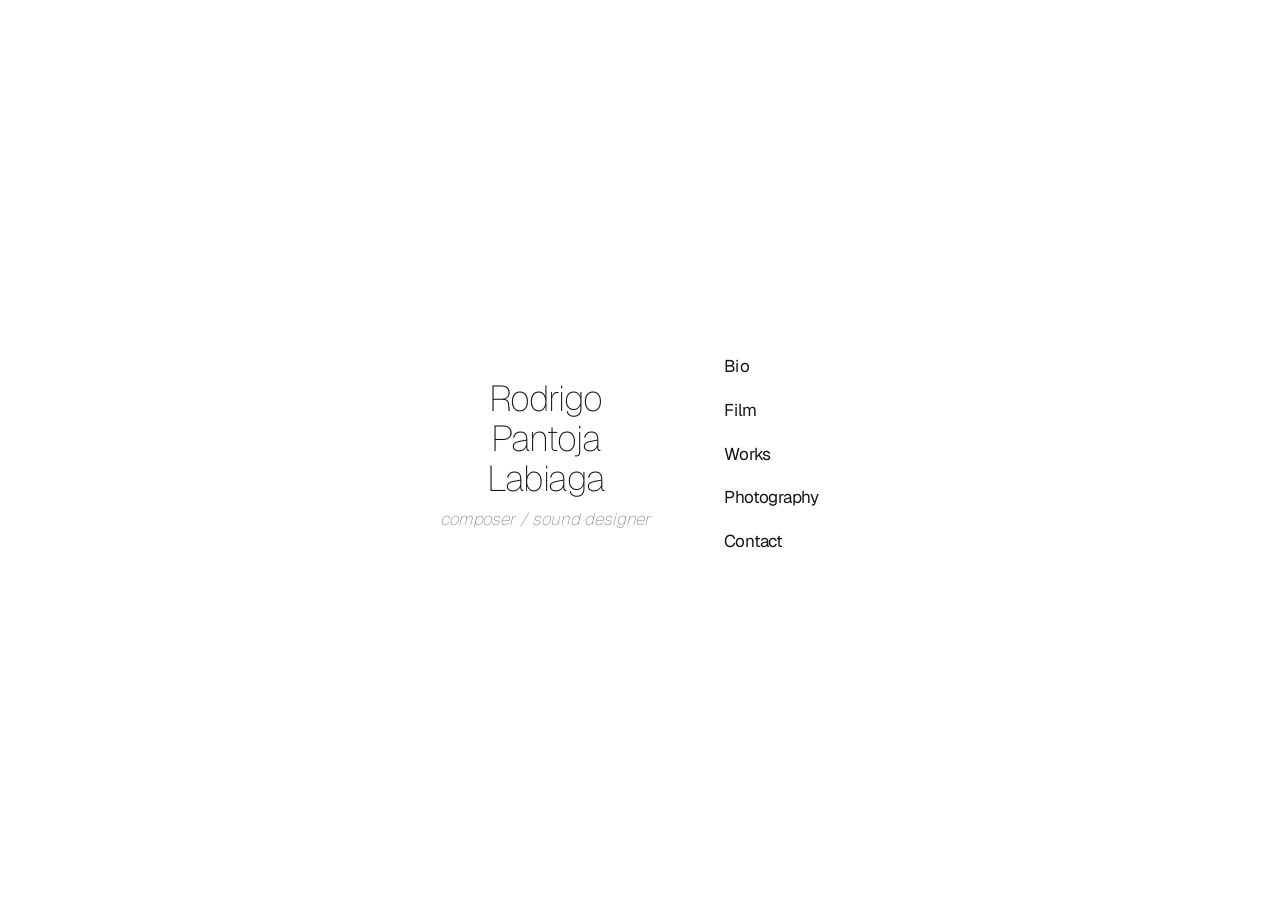
<file: index.html>
<!doctype html><html lang="en"><head><meta charset="utf-8"><meta name="viewport" content="width=device-width,initial-scale=1"><title>Rodrigo Pantoja Labiaga</title><link rel="stylesheet" href="assets/css/style.css"></head><body><main class="home"><div class="home-lockup"><section class="name"><h1>Rodrigo Pantoja Labiaga</h1><p>composer / sound designer</p></section><nav><a href="bio.html">Bio</a><a href="film.html">Film</a><a href="works.html">Works</a><a href="photography.html">Photography</a><a href="contact.html">Contact</a></nav></div></main><script src="assets/js/scale.js"></script></body></html>
</file>
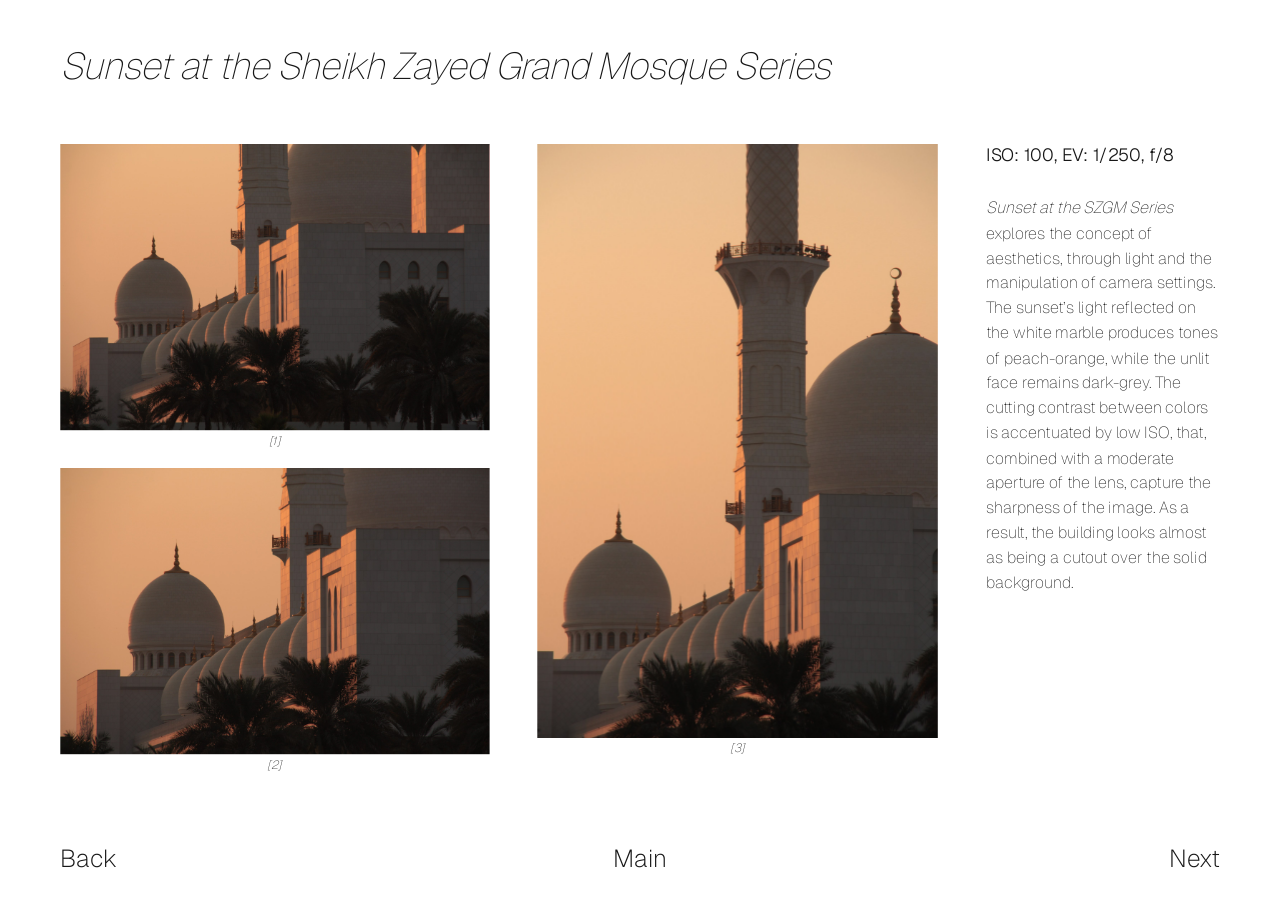
<file: artwork.html>
<!doctype html><html lang="en"><head><meta charset="utf-8"><meta name="viewport" content="width=device-width,initial-scale=1"><title>Artwork — Atmospheres in Photography</title><link rel="stylesheet" href="assets/css/style.css"></head><body><main class="art-page" id="artwork"></main><script src="assets/js/exhibition.js"></script><script src="assets/js/scale.js"></script></body></html>
</file>
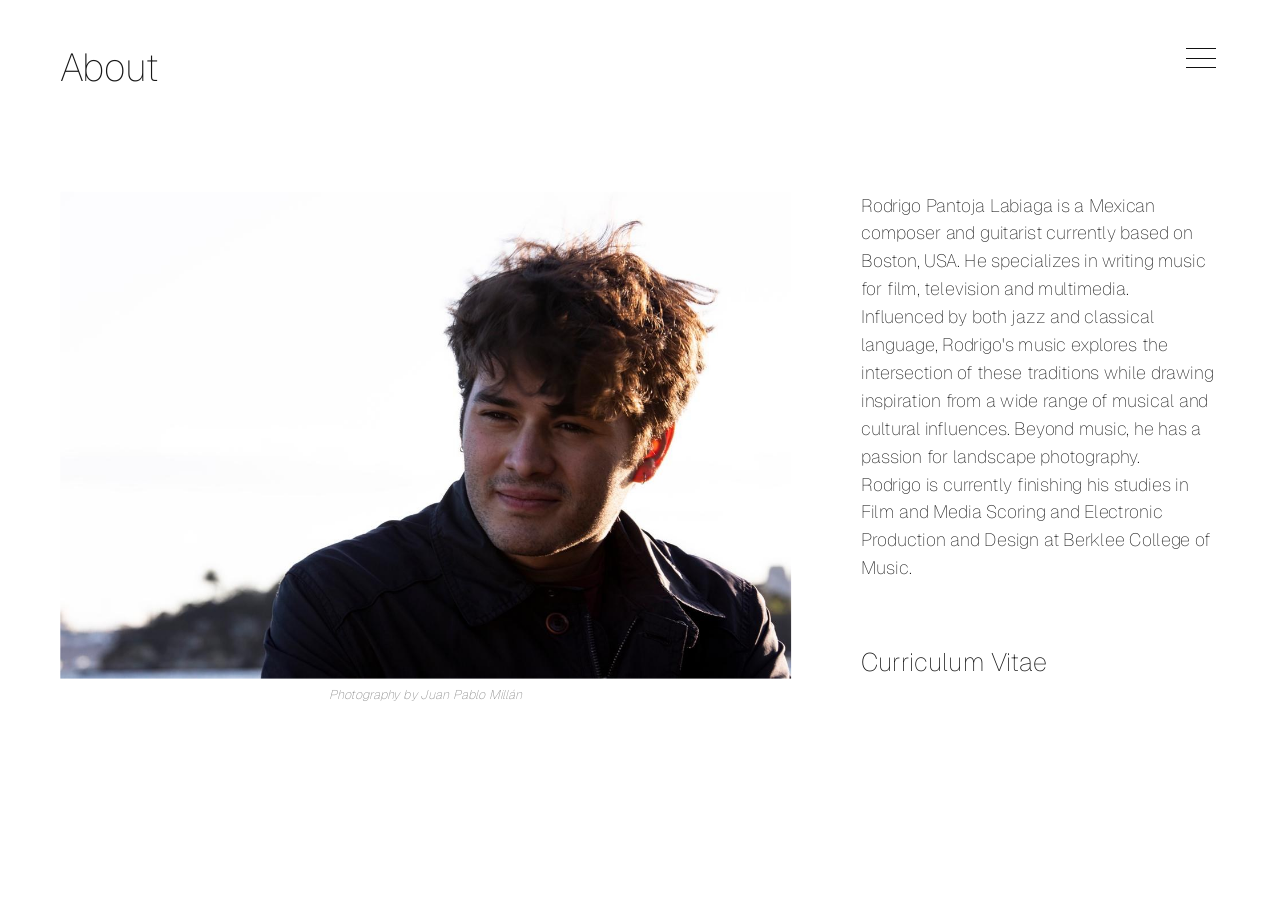
<file: bio.html>
<!doctype html><html lang="en"><head><meta charset="utf-8"><meta name="viewport" content="width=device-width,initial-scale=1"><title>Bio — Rodrigo Pantoja Labiaga</title><link rel="stylesheet" href="assets/css/style.css"></head><body><main class="page bio"><h1>About</h1><div class="bio-layout"><figure><img src="assets/images/bio/bio-portrait.jpeg" alt="Portrait of Rodrigo Pantoja Labiaga"><figcaption>Photography by Juan Pablo Millán</figcaption></figure><section><p><strong>Rodrigo Pantoja Labiaga</strong> is a Mexican composer and guitarist currently based on Boston, USA. He specializes in writing music for film, television and multimedia.</p><p>Influenced by both jazz and classical language, Rodrigo's music explores the intersection of these traditions while drawing inspiration from a wide range of musical and cultural influences. Beyond music, he has a passion for landscape photography.</p><p>Rodrigo is currently finishing his studies in <strong>Film and Media Scoring</strong> and <strong>Electronic Production and Design</strong> at Berklee College of Music.</p><a href="assets/documents/rodrigo-pantoja-labiaga-cv.pdf" target="_blank" rel="noopener">Curriculum Vitae</a></section></div></main><nav class="top-menu"><div class="top-menu-links"><a href="index.html">Home</a><a href="film.html">Film</a><a href="works.html">Works</a><a href="photography.html">Photo</a><a href="contact.html">Contact</a></div><a class="menu-icon" href="#" aria-label="Menu"><span></span><span></span><span></span></a></nav><script src="assets/js/menu.js"></script><script src="assets/js/scale.js"></script></body></html>
</file>
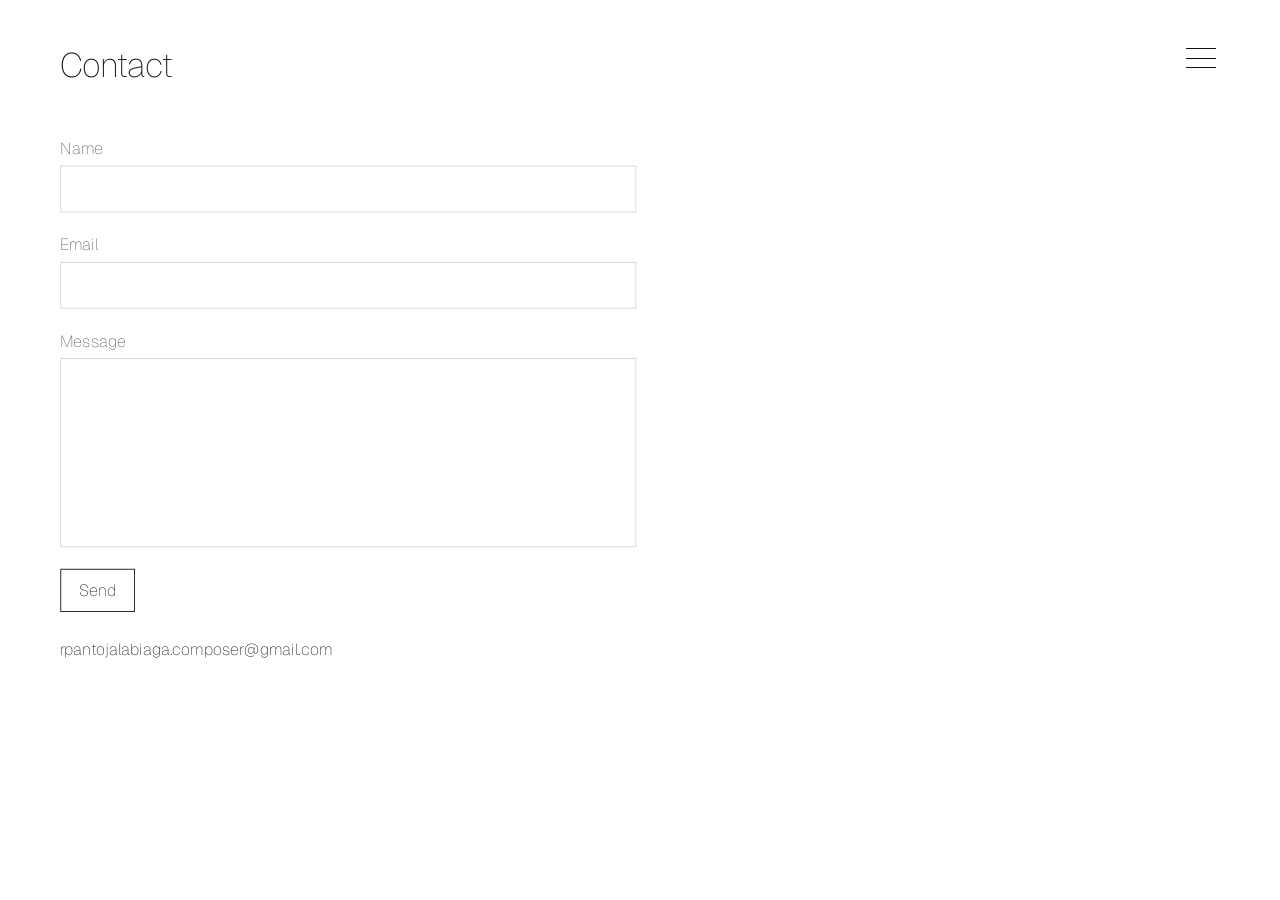
<file: contact.html>
<!doctype html>
<html lang="en">
<head>
  <meta charset="utf-8">
  <meta name="viewport" content="width=device-width,initial-scale=1">
  <title>Contact — Rodrigo Pantoja Labiaga</title>
  <link rel="stylesheet" href="assets/css/style.css">
</head>
<body>

  <main class="page contact-page">
    <h1>Contact</h1>

    <form class="contact-form" id="contact-form">
      <label>
        Name
        <input name="name" type="text" autocomplete="name" required>
      </label>

      <label>
        Email
        <input name="email" type="email" autocomplete="email" required>
      </label>

      <label>
        Message
        <textarea name="message" required></textarea>
      </label>

      <button type="submit">Send</button>
    </form>

    <p class="contact-email">
      <a href="mailto:rpantojalabiaga.composer@gmail.com">
        rpantojalabiaga.composer@gmail.com
      </a>
    </p>

    <a class="corner-link" href="index.html" style="display:none !important;">Home</a>
  </main>

  <nav class="top-menu">
    <div class="top-menu-links">
      <a href="index.html">Home</a>
      <a href="bio.html">Bio</a>
      <a href="film.html">Film</a>
      <a href="works.html">Works</a>
      <a href="photography.html">Photo</a>
    </div>

    <a class="menu-icon" href="#" aria-label="Menu">
      <span></span>
      <span></span>
      <span></span>
    </a>
  </nav>

<script src="assets/js/contact.js"></script>
<script src="assets/js/menu.js"></script>
<script src="assets/js/scale.js"></script>

</body>
</html>
</file>
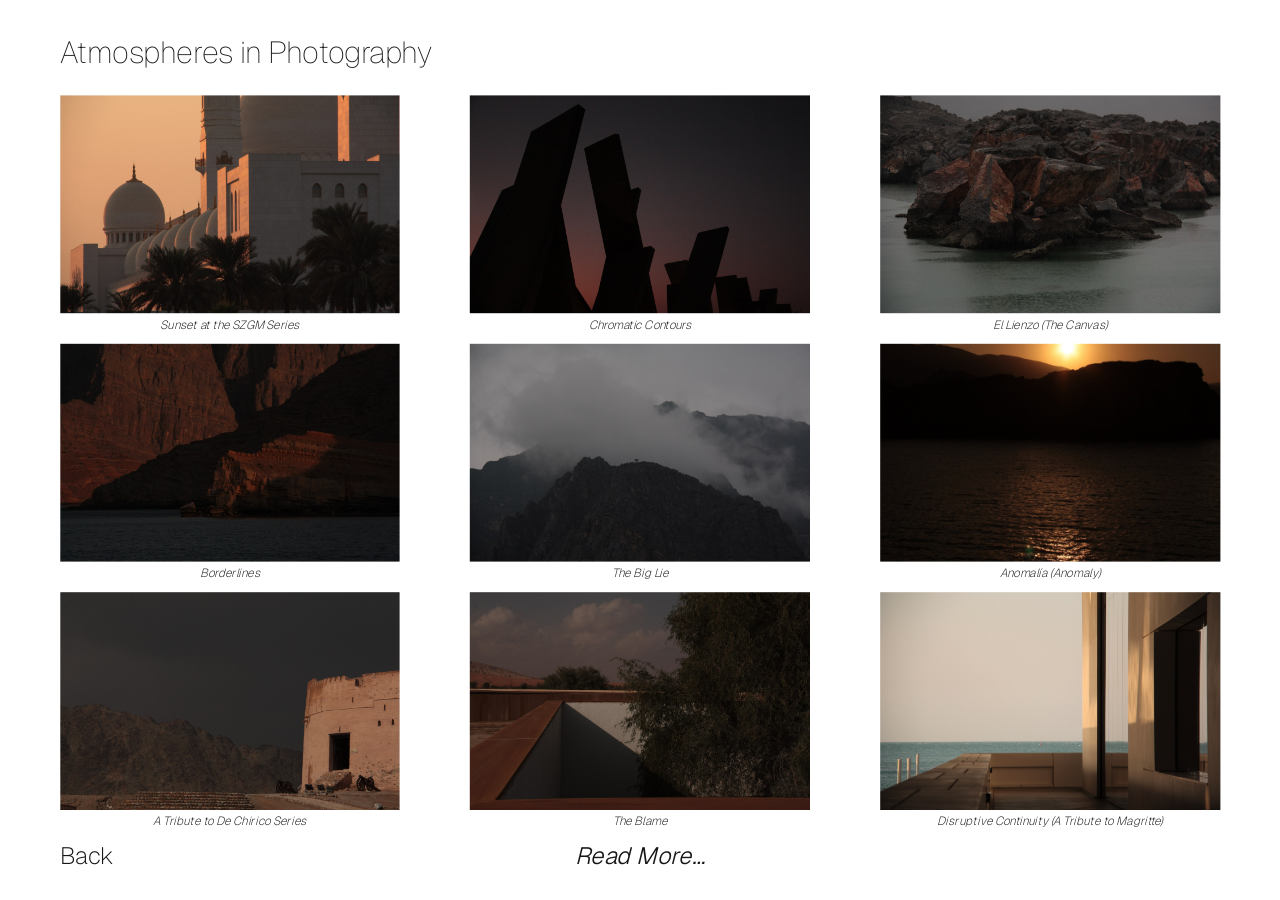
<file: exhibition.html>
<!doctype html><html lang="en"><head><meta charset="utf-8"><meta name="viewport" content="width=device-width,initial-scale=1"><title>Atmospheres in Photography</title><link rel="stylesheet" href="assets/css/style.css"></head><body><main class="page exhibition"><h1>Atmospheres in Photography</h1><section class="gallery" id="gallery"></section><nav class="gallery-footer"><a href="photography.html">Back</a><a href="read-more.html">Read More…</a><span></span></nav></main><script src="assets/js/exhibition.js"></script><script src="assets/js/scale.js"></script></body></html>
</file>
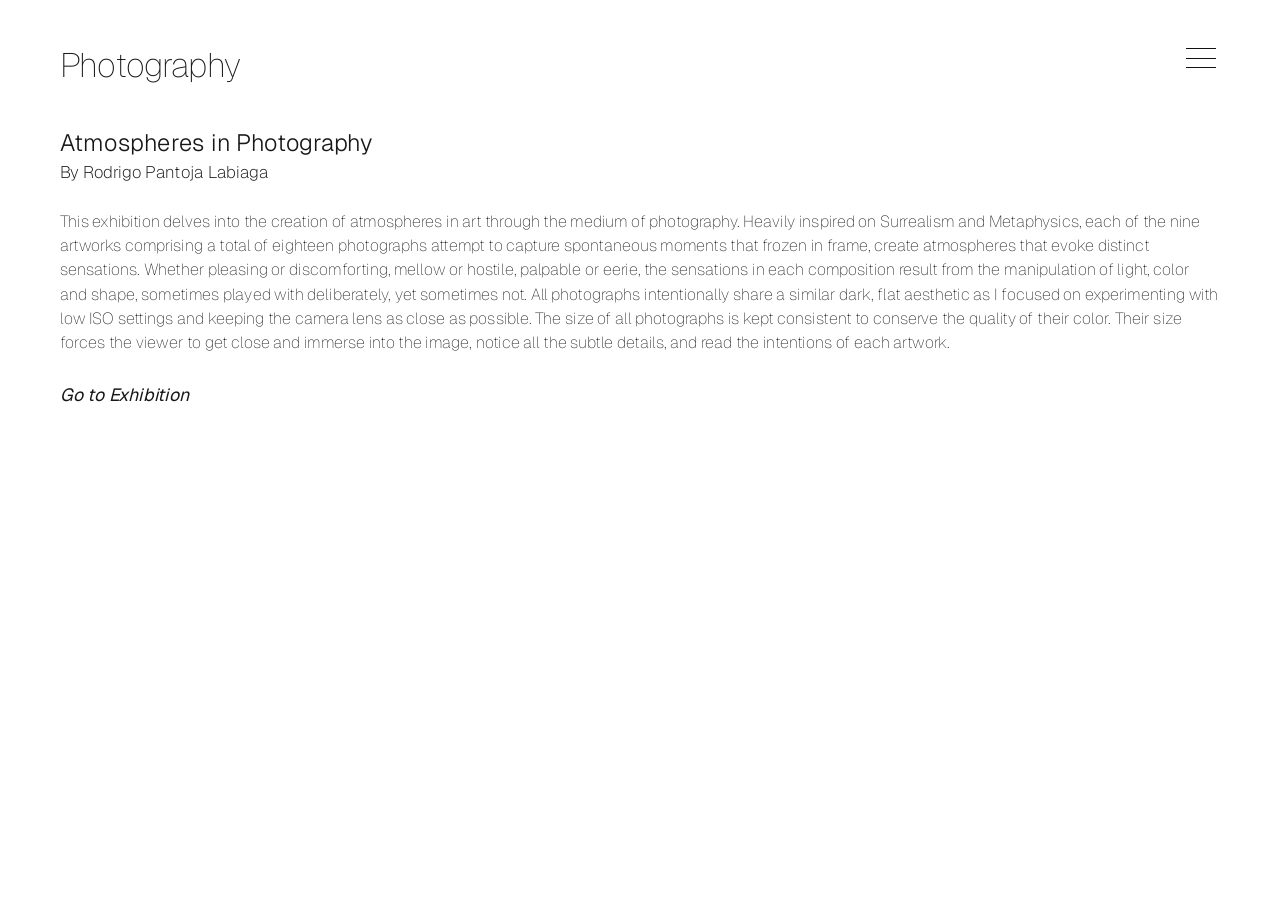
<file: photography.html>
<!doctype html><html lang="en"><head><meta charset="utf-8"><meta name="viewport" content="width=device-width,initial-scale=1"><title>Photography — Rodrigo Pantoja Labiaga</title><link rel="stylesheet" href="assets/css/style.css"></head><body><main class="page"><h1>Photography</h1><section class="photo-intro"><h2>Atmospheres in Photography</h2><h3>By Rodrigo Pantoja Labiaga</h3><p>This exhibition delves into the creation of atmospheres in art through the medium of photography. Heavily inspired on Surrealism and Metaphysics, each of the nine artworks comprising a total of eighteen photographs attempt to capture spontaneous moments that frozen in frame, create atmospheres that evoke distinct sensations. Whether pleasing or discomforting, mellow or hostile, palpable or eerie, the sensations in each composition result from the manipulation of light, color and shape, sometimes played with deliberately, yet sometimes not. All photographs intentionally share a similar dark, flat aesthetic as I focused on experimenting with low ISO settings and keeping the camera lens as close as possible. The size of all photographs is kept consistent to conserve the quality of their color. Their size forces the viewer to get close and immerse into the image, notice all the subtle details, and read the intentions of each artwork.</p><a href="exhibition.html">Go to Exhibition</a></section><a class="corner-link" href="index.html" style="display:none !important;">Home</a></main><nav class="top-menu"><div class="top-menu-links"><a href="index.html">Home</a><a href="bio.html">Bio</a><a href="film.html">Film</a><a href="works.html">Works</a><a href="contact.html">Contact</a></div><a class="menu-icon" href="#" aria-label="Menu"><span></span><span></span><span></span></a></nav><script src="assets/js/menu.js"></script><script src="assets/js/scale.js"></script></body></html>
</file>
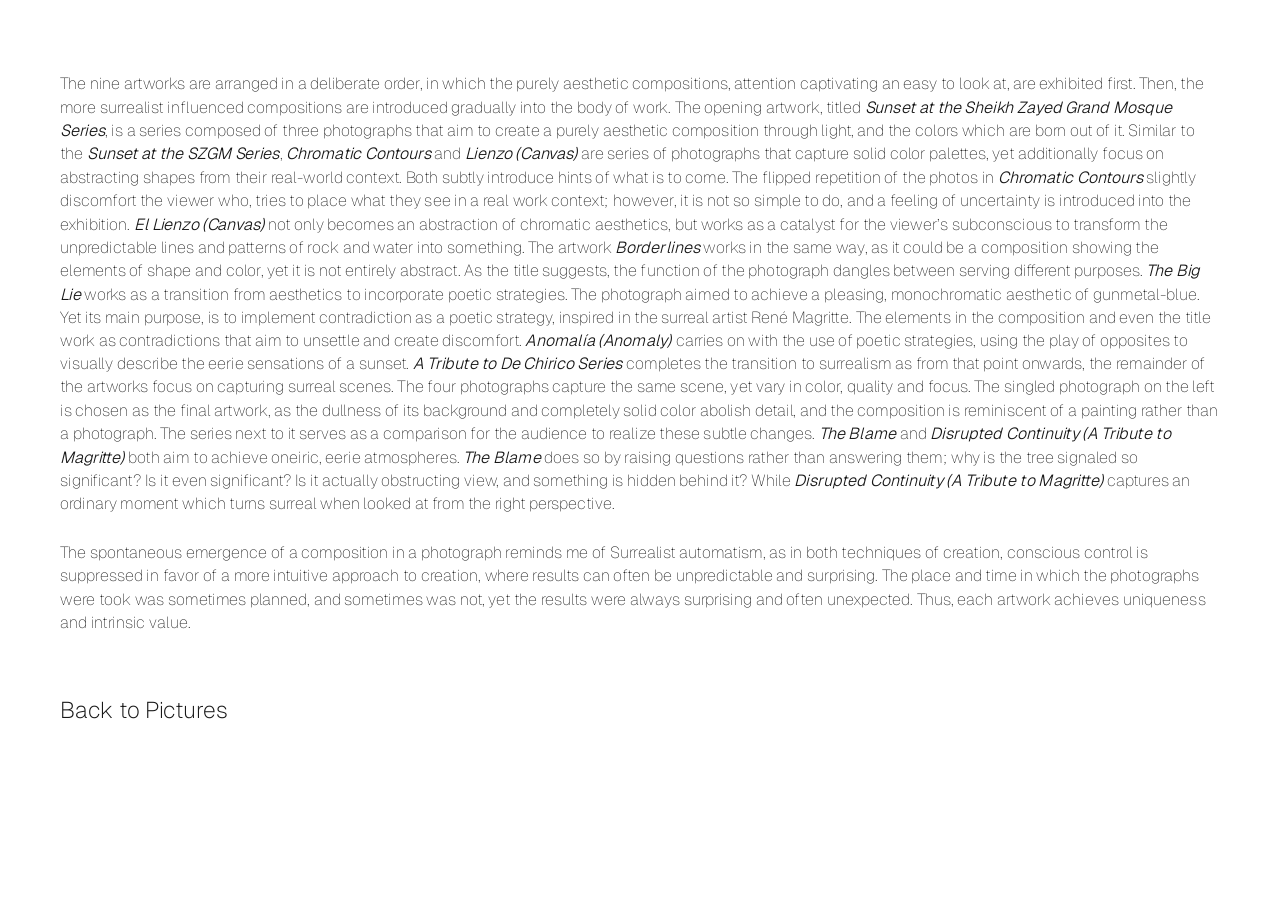
<file: read-more.html>
<!doctype html><html lang="en"><head><meta charset="utf-8"><meta name="viewport" content="width=device-width,initial-scale=1"><title>Read More — Atmospheres in Photography</title><link rel="stylesheet" href="assets/css/style.css"></head><body><main class="read-more"><p>The nine artworks are arranged in a deliberate order, in which the purely aesthetic compositions, attention captivating an easy to look at, are exhibited first. Then, the more surrealist influenced compositions are introduced gradually into the body of work. The opening artwork, titled <strong><em>Sunset at the Sheikh Zayed Grand Mosque Series</em></strong>, is a series composed of three photographs that aim to create a purely aesthetic composition through light, and the colors which are born out of it. Similar to the <strong><em>Sunset at the SZGM Series</em></strong>, <strong><em>Chromatic Contours</em></strong> and <strong><em>Lienzo (Canvas)</em></strong> are series of photographs that capture solid color palettes, yet additionally focus on abstracting shapes from their real-world context. Both subtly introduce hints of what is to come. The flipped repetition of the photos in <strong><em>Chromatic Contours</em></strong> slightly discomfort the viewer who, tries to place what they see in a real work context; however, it is not so simple to do, and a feeling of uncertainty is introduced into the exhibition. <strong><em>El Lienzo (Canvas)</em></strong> not only becomes an abstraction of chromatic aesthetics, but works as a catalyst for the viewer’s subconscious to transform the unpredictable lines and patterns of rock and water into something. The artwork <strong><em>Borderlines</em></strong> works in the same way, as it could be a composition showing the elements of shape and color, yet it is not entirely abstract. As the title suggests, the function of the photograph dangles between serving different purposes. <strong><em>The Big Lie</em></strong> works as a transition from aesthetics to incorporate poetic strategies. The photograph aimed to achieve a pleasing, monochromatic aesthetic of gunmetal-blue. Yet its main purpose, is to implement contradiction as a poetic strategy, inspired in the surreal artist René Magritte. The elements in the composition and even the title work as contradictions that aim to unsettle and create discomfort. <strong><em>Anomalía (Anomaly)</em></strong> carries on with the use of poetic strategies, using the play of opposites to visually describe the eerie sensations of a sunset. <strong><em>A Tribute to De Chirico Series</em></strong> completes the transition to surrealism as from that point onwards, the remainder of the artworks focus on capturing surreal scenes. The four photographs capture the same scene, yet vary in color, quality and focus. The singled photograph on the left is chosen as the final artwork, as the dullness of its background and completely solid color abolish detail, and the composition is reminiscent of a painting rather than a photograph. The series next to it serves as a comparison for the audience to realize these subtle changes. <strong><em>The Blame</em></strong> and <strong><em>Disrupted Continuity (A Tribute to Magritte)</em></strong> both aim to achieve oneiric, eerie atmospheres. <strong><em>The Blame</em></strong> does so by raising questions rather than answering them; why is the tree signaled so significant? Is it even significant? Is it actually obstructing view, and something is hidden behind it? While <strong><em>Disrupted Continuity (A Tribute to Magritte)</em></strong> captures an ordinary moment which turns surreal when looked at from the right perspective.</p><p>The spontaneous emergence of a composition in a photograph reminds me of Surrealist automatism, as in both techniques of creation, conscious control is suppressed in favor of a more intuitive approach to creation, where results can often be unpredictable and surprising. The place and time in which the photographs were took was sometimes planned, and sometimes was not, yet the results were always surprising and often unexpected. Thus, each artwork achieves uniqueness and intrinsic value.</p><a href="exhibition.html">Back to Pictures</a></main><script src="assets/js/scale.js"></script></body></html>
</file>
<file: assets/css/style.css>
@import url('https://fonts.googleapis.com/css2?family=Geist:ital,wght@0,100;0,200;0,300;0,400;1,100;1,200;1,300;1,400&display=swap');
:root{--ink:#171717;--muted:#6d6d6d;--pad:79px}
*{box-sizing:border-box}html,body{margin:0;width:100%;height:100%;min-width:0;overflow:hidden;background:#fff;color:var(--ink)}
body{font-family:"Geist",Arial,sans-serif;font-size:19px;font-weight:100}
a{display:inline-block;color:inherit;text-decoration:none;transform-origin:left center;transition:opacity .2s,transform .2s}
a:hover,a:focus-visible{opacity:.6;transform:translateX(2px) scale(1.1)}
.home{width:1394px;height:1000px;display:grid;place-items:center}.home-lockup{display:flex;align-items:center;gap:105px;margin-top:10px}
.name{width:187px;text-align:center}.name h1{font-size:40px;line-height:1.1;letter-spacing:-1.65px;font-weight:100;margin:0}.name p{font-size:19px;line-height:1.2;font-weight:100;font-style:italic;color:#777;margin:13px 0 0;white-space:nowrap}
.home nav{display:flex;flex-direction:column;align-items:flex-start;gap:26px;font-size:19px;line-height:1.2;font-weight:400;letter-spacing:-.35px}
.page{position:relative;width:1394px;height:1000px;overflow:hidden;padding:50px 79px 44px}.page>h1{font-size:40px;line-height:1.2;font-weight:100;letter-spacing:-.8px;margin:0 0 45px}.corner-link{position:absolute;left:79px;bottom:30px;font-size:26px;font-weight:200}

/* Bio — exact screenshot canvas. */
.page.bio{padding:52px 87px 38px}.page.bio>h1{font-size:46px;line-height:1.1;letter-spacing:-1px;margin:0}.bio-layout{display:block}.bio figure{position:absolute;left:82px;top:213px;width:812px;margin:0}.bio figure img{display:block;width:100%;height:541px;object-fit:cover}.bio figcaption{text-align:center;color:#777;font-size:15px;line-height:1.2;font-style:italic;margin-top:10px}.bio section{position:absolute;left:972px;top:118px;width:326px;font-size:20px;line-height:1.77}.bio section p{margin:0 0 20px}.bio strong{font-weight:100}.bio section>a{font-size:30px;line-height:1.2;font-weight:200;margin-top:5px}.bio>.corner-link{left:87px;bottom:37px;font-size:30px}

/* Works — approved compact controls, evenly distributed. */
.works-page{padding:50px 57px 36px}.works-page>h1{margin-bottom:50px}.works-grid{display:grid;grid-template-rows:repeat(5,1fr);height:690px;width:670px}.works-grid article{display:flex;flex-direction:column;justify-content:center}.works-grid h2,.credit h2{font-size:21px;line-height:1.3;font-weight:200;margin:0 0 4px}.works-grid p,.credit p{font-size:19px;line-height:1.35;font-weight:100;color:#555;margin:0}.work-player{display:grid;grid-template-columns:15px auto;gap:10px;align-items:center;margin-top:4px;color:#777;font-size:19px}.work-player audio{display:none}.track-play{border:0;background:transparent;color:#2e2e2e;font-family:inherit;font-size:15px;line-height:1;padding:2px 0 0;cursor:pointer}.works-home{position:absolute;left:57px;bottom:41px;font-size:27px;font-weight:200}

/* Film — approved spacing and far-right demo. */
.film-page{position:relative;width:1394px;height:1000px;overflow:hidden;padding:50px 57px 36px}.film-page>h1{font-size:40px;line-height:1.1;font-weight:100;letter-spacing:-.9px;margin:0}.film-credits{position:absolute;top:154px;left:57px;width:418px}.film-credits .credit{height:180px;margin:0}.film-credits .credit h2{font-size:21px;line-height:1.25;font-weight:200;margin:0 0 3px}.film-credits .credit p{font-size:19px;line-height:1.35;color:#303030;margin:0}.film-credits .film-role{color:#666}.film-credits audio{display:none}.track-row{display:grid;grid-template-columns:292px 15px auto;align-items:center;gap:10px;white-space:nowrap}.track-row p,.track-row span{color:#777!important;font-weight:100!important}.track-row em{font-weight:100}.film-demo{position:absolute;top:147px;right:57px;width:450px}.film-demo h2{text-align:center;font-size:28px;line-height:1.2;font-weight:200;margin:0 0 25px}.film-demo video{display:block;width:100%;height:290px;background:#000;object-fit:contain}.film-home{position:absolute;left:57px;bottom:41px;font-size:30px;font-weight:200}

/* Photography intro and main grid. */
.photo-intro{width:100%}.photo-intro h2{font-size:28px;line-height:1.45;font-weight:300;margin:0}.photo-intro h3{font-size:20px;line-height:1.45;font-weight:200;margin:0 0 28px}.photo-intro p{font-size:19px;line-height:1.5;font-weight:100;margin:0 0 30px}.photo-intro>a{font-size:21px;font-weight:400;font-style:italic}
.page.exhibition{padding:38px 77px 27px}.exhibition>h1{font-size:36px;line-height:1.2;font-weight:100;letter-spacing:-.7px;margin:0 0 27px}.gallery{display:grid;grid-template-columns:repeat(3,1fr);grid-template-rows:repeat(3,1fr);column-gap:54px;row-gap:8px;width:100%;height:820px}.gallery a{display:block;height:100%;min-height:0;transform:none;transition:none}.gallery a:hover{opacity:1;transform:none}.gallery figure{display:flex;flex-direction:column;height:100%;min-height:0;margin:0}.gallery img{display:block;flex:1;width:100%;height:0;object-fit:cover}.gallery figcaption{flex:0 0 26px;text-align:center;font-size:14px;line-height:26px;font-weight:200;font-style:italic;white-space:nowrap;transition:.2s}.gallery a:hover figcaption{opacity:.6;transform:translateX(2px) scale(1.1)}.gallery-footer{display:grid;grid-template-columns:1fr 1fr 1fr;align-items:center;margin-top:8px;font-size:28px;line-height:35px;font-weight:200}.gallery-footer a:nth-child(2){justify-self:center;font-style:italic;font-weight:400}

/* Individual artwork pages — exact supplied 1394 × 998 layouts. */
.art-page{position:relative;width:1394px;height:1000px;overflow:hidden;padding:50px 61px 28px}.art-page h1{font-size:44px;line-height:1.15;font-style:italic;font-weight:100;letter-spacing:-1px;margin:0 0 62px}.art-layout{display:grid;align-items:start}.art-images{display:grid;gap:7px}.art-images figure,.art-layout>figure{margin:0;min-width:0}.art-images img{display:block;width:100%;height:100%;object-fit:cover}.art-copy{font-size:20px;line-height:1.55}.art-copy p{margin:0}.art-copy .spec{font-size:21px;line-height:1.3;font-weight:300;margin:0 0 32px;white-space:nowrap}.art-caption{text-align:center;height:24px;line-height:24px;font-size:14px;font-style:italic}.art-nav{position:absolute;left:61px;right:61px;bottom:28px;display:grid;grid-template-columns:1fr 1fr 1fr;font-size:29px;line-height:36px;font-weight:200}.art-nav a:nth-child(2){justify-self:center}.art-nav a:last-child{justify-self:end}
.layout-szgm{grid-template-columns:477px 445px 260px;gap:18px}.layout-szgm .art-images{display:contents}.layout-szgm .art-image-1,.layout-szgm .art-image-3{grid-column:1;height:342px}.layout-szgm .art-image-1{grid-row:1}.layout-szgm .art-image-3{grid-row:2}.layout-szgm .art-image-2{grid-column:2;grid-row:1/3;height:684px}.layout-szgm figure img{height:calc(100% - 24px)}.layout-szgm .art-copy{grid-column:3;grid-row:1/3;font-size:19px}
.art-cc{padding:28px 47px 26px}.art-cc h1{margin-bottom:24px}.layout-cc{grid-template-columns:repeat(3,1fr);gap:9px}.layout-cc .art-images{display:contents}.layout-cc img{height:286px}.layout-cc .art-image-4 img,.layout-cc .art-image-5 img,.layout-cc .art-image-6 img{transform:scaleY(-1)}.layout-cc .art-copy{grid-column:1/4;margin-top:17px;font-size:19px;line-height:1.52}.art-cc .art-nav{left:51px;right:43px;bottom:25px}
.art-ellienzo{padding:43px 68px 26px}.art-ellienzo h1{margin:0}.layout-ellienzo{display:block}.layout-ellienzo .art-images{display:contents}.layout-ellienzo figure{position:absolute;width:445px;height:320px}.layout-ellienzo figure img{height:297px}.art-ellienzo .art-image-1{left:315px;top:115px}.art-ellienzo .art-image-2{left:774px;top:115px}.art-ellienzo .art-image-3{left:184px;top:425px}.art-ellienzo .art-image-4{left:643px;top:425px}.layout-ellienzo .art-copy{position:absolute;left:68px;right:68px;top:747px;font-size:19px}.art-ellienzo .art-nav{left:68px;right:63px;bottom:20px}
/* El Lienzo: duplicate each source across its row; mirror only the right copy. Layout is unchanged. */
.art-ellienzo .art-image-2 img,.art-ellienzo .art-image-4 img{transform:scaleX(-1)}
.art-borderlines{padding:64px 66px 26px}.art-borderlines h1{margin-bottom:58px}.art-borderlines .layout-side-right{grid-template-columns:933px 280px;gap:37px}.art-borderlines .art-images{height:622px}.art-borderlines figure,.art-borderlines figure img{height:100%}.art-borderlines figure img{height:calc(100% - 24px)}
.art-thebiglie{padding:52px 60px 26px}.art-thebiglie h1{margin-bottom:61px}.art-thebiglie .layout-side-left{grid-template-columns:268px 934px;gap:68px}.art-thebiglie .art-images{height:624px}.art-thebiglie figure{height:100%}.art-thebiglie figure img{height:calc(100% - 24px)}.art-thebiglie .art-copy{font-size:19px;line-height:1.7}
.art-anomalia{padding:45px 64px 25px}.art-anomalia h1{margin-bottom:58px}.art-anomalia .layout-portrait{grid-template-columns:530px 543px;justify-content:space-between}.art-anomalia .art-copy{font-size:20px;line-height:1.7}.art-anomalia .art-images{height:815px;margin-top:-112px}.art-anomalia figure{height:100%}.art-anomalia figure img{height:calc(100% - 24px)}
.art-dechirico{padding:51px 61px 24px}.art-dechirico h1{margin:0}.layout-dechirico{display:block}.layout-dechirico .art-images{display:contents}.layout-dechirico figure{position:absolute}.layout-dechirico figure img{height:calc(100% - 24px)}.art-dechirico .art-image-1{left:61px;top:119px;width:721px;height:505px}.art-dechirico .art-image-2,.art-dechirico .art-image-3,.art-dechirico .art-image-4{left:813px;width:426px;height:305px}.art-dechirico .art-image-2{top:29px}.art-dechirico .art-image-3{top:339px}.art-dechirico .art-image-4{top:649px}.layout-dechirico .art-copy{position:absolute;left:61px;top:640px;width:725px;font-size:18px}.art-dechirico .art-nav{bottom:21px}
.art-blame{padding:50px 61px 25px}.art-blame h1{margin-bottom:68px}.art-blame .layout-side-right{grid-template-columns:934px 284px;gap:37px}.art-blame .art-images{height:623px}.art-blame figure{height:100%}.art-blame figure img{height:calc(100% - 24px)}.art-blame .art-copy{font-size:19px;line-height:1.7}
.art-disruptive{padding:49px 61px 25px}.art-disruptive h1{margin-bottom:68px}.art-disruptive .layout-side-left{grid-template-columns:268px 934px;gap:68px}.art-disruptive .art-images{height:624px}.art-disruptive figure{height:100%}.art-disruptive figure img{height:calc(100% - 24px)}.art-disruptive .art-copy{font-size:19px;line-height:1.65}

.read-more{position:relative;width:1394px;height:1000px;padding:80px 77px 45px;font-size:19px;line-height:1.45}.read-more p{width:100%;margin:0 0 28px}.read-more strong{font-weight:400}.read-more a{margin-top:38px;font-size:27px;font-weight:200}

/* v13: only typography refinement and outward positioning. */
.name p{position:relative;left:50%;width:max-content;transform:translateX(-50%)}
.name h1,.page>h1,.film-page>h1{font-size:37.6px}.page.bio>h1{font-size:43.2px}.name p,.home nav{font-size:17.9px}
.corner-link,.works-home{font-size:24.4px}.bio section{font-size:18.8px}.bio figcaption{font-size:14.1px}.bio section>a{font-size:28.2px}.bio>.corner-link{font-size:28.2px}
.works-grid h2,.credit h2{font-size:19.7px}.works-grid p,.credit p,.work-player{font-size:17.9px}
.film-credits .credit h2{font-size:19.7px}.film-credits .credit p,.track-row span{font-size:17.9px}.film-demo h2{font-size:26.3px}.film-home{font-size:28.2px}
.photo-intro h2{font-size:26.3px}.photo-intro h3{font-size:18.8px}.photo-intro p{font-size:17.9px}.photo-intro>a{font-size:19.7px}
.exhibition>h1{font-size:33.8px}.gallery figcaption{font-size:13.2px}.gallery-footer{font-size:26.3px}
.art-page h1{font-size:41.4px}.art-copy{font-size:18.8px}.art-copy .spec{font-size:19.7px}.art-caption{font-size:13.2px}.art-nav{font-size:27.3px}
.layout-szgm .art-copy,.layout-cc .art-copy,.layout-ellienzo .art-copy,.art-thebiglie .art-copy,.art-blame .art-copy,.art-disruptive .art-copy{font-size:17.9px}.layout-dechirico .art-copy{font-size:16.9px}.art-anomalia .art-copy{font-size:18.8px}
.read-more{font-size:17.9px}.read-more a{font-size:25.4px}
.home nav{font-weight:300}.gallery-footer a:nth-child(2),.read-more strong{font-weight:300}.works-grid h2,.credit h2,.film-demo h2,.bio section>a{font-weight:100}
:root{--pad:50px}.page{padding-left:50px;padding-right:50px}.corner-link{left:50px}
.page.bio{padding-left:50px;padding-right:50px}.page.bio figure{left:50px}.page.bio section{left:1018px}.page.bio>.corner-link{left:50px}
.page.exhibition{padding-left:50px;padding-right:50px}.page.exhibition .gallery{column-gap:81px}
.film-page{padding-left:50px;padding-right:50px}.film-credits{left:50px}.film-demo{right:50px}.film-home{left:50px}
.works-page{padding-left:50px;padding-right:50px}.works-home{left:50px}.read-more{padding-left:50px;padding-right:50px}
.art-page{padding-left:50px;padding-right:50px}.art-nav{left:50px;right:50px}.art-cc,.art-ellienzo,.art-borderlines,.art-thebiglie,.art-anomalia,.art-dechirico,.art-blame,.art-disruptive{padding-left:50px;padding-right:50px}
.art-cc .art-nav,.art-ellienzo .art-nav{left:50px;right:50px}

/* v14 corrections: exact 50px outer bounds, v12 home type, aligned Bio. */
.name h1{font-size:40px}.name p{font-size:19px}.home nav{font-size:19px;font-weight:400}

.page.bio figure{left:50px;top:213px;width:812px}.page.bio figure img{height:541px}
.page.bio section{left:1018px;top:213px;width:326px;height:541px;display:flex;flex-direction:column;justify-content:space-between;font-size:18.8px;line-height:1.45}
.page.bio section p{margin:0}.page.bio section>a{margin:0;font-size:28.2px}

/* Fixed image widths; only the spaces between columns expand. */
.layout-szgm{grid-template-columns:477px 445px 260px;column-gap:0;justify-content:space-between;width:1294px}
.art-borderlines .layout-side-right{grid-template-columns:933px 280px;gap:0;justify-content:space-between;width:1294px}
.art-thebiglie .layout-side-left{grid-template-columns:268px 934px;gap:0;justify-content:space-between;width:1294px}
.art-blame .layout-side-right{grid-template-columns:934px 284px;gap:0;justify-content:space-between;width:1294px}
.art-disruptive .layout-side-left{grid-template-columns:268px 934px;gap:0;justify-content:space-between;width:1294px}
.art-dechirico .art-image-1{left:50px}.art-dechirico .art-image-2,.art-dechirico .art-image-3,.art-dechirico .art-image-4{left:918px}
.art-dechirico .layout-dechirico .art-copy{left:50px}

/* v15 Film-only adjustment: 40px edge gaps and a 30% larger reel. */
.film-page{width:100%;padding-left:40px;padding-right:40px}
.film-credits{left:40px}.film-home{left:40px}
.film-demo{right:40px;width:585px}
.film-demo video{width:585px;height:377px}
.film-demo h2{width:585px;text-align:center}

/* Equal vertical rhythm; dimensions and type sizes remain unchanged. */
.film-credits{display:grid;grid-template-rows:repeat(4,180px);row-gap:0}
.film-credits .credit{height:auto}
.works-grid{display:grid;grid-template-rows:repeat(5,138px);row-gap:0}

/* v16: exact 80px horizontal page bounds; no type or media resizing. */
:root{--pad:80px}
.page,.works-page,.film-page,.read-more,.art-page,
.page.bio,.page.exhibition,
.art-cc,.art-ellienzo,.art-borderlines,.art-thebiglie,
.art-anomalia,.art-dechirico,.art-blame,.art-disruptive{
  padding-left:80px;
  padding-right:80px;
}
.corner-link,.works-home,.film-home,.page.bio>.corner-link{left:80px}
.film-credits{left:80px}
.film-demo{right:80px}
.art-nav,.art-cc .art-nav,.art-ellienzo .art-nav{left:80px;right:80px}

/* Bio keeps the approved image and copy dimensions, moved inside 80px bounds. */
.page.bio figure{left:80px}
.page.bio section{left:auto;right:80px}

/* Photography grid keeps its rows and image relationships inside the new bounds. */
.page.exhibition .gallery{column-gap:51px}

/* Artwork media dimensions are unchanged; only their available span/positions move. */
.layout-szgm,
.art-borderlines .layout-side-right,
.art-thebiglie .layout-side-left,
.art-blame .layout-side-right,
.art-disruptive .layout-side-left{width:1234px}
.art-dechirico .art-image-1,.art-dechirico .layout-dechirico .art-copy{left:80px}
.art-dechirico .art-image-2,.art-dechirico .art-image-3,.art-dechirico .art-image-4{left:888px}
.layout-ellienzo .art-copy{left:80px;right:80px}
.layout-cc{width:1294px;margin-left:-30px}
.layout-cc .art-copy{margin-left:30px;width:1234px}

/* One identical physical gap between every Film credit and every Works entry. */
.film-credits,.works-grid{
  display:flex;
  flex-direction:column;
  gap:40px;
  height:auto;
}
.film-credits .credit,.works-grid article{height:auto;flex:0 0 auto}

/* v17: one exact 60px visible browser-edge gap on every page. The scaler
   supplies --screen-edge in canvas units, preserving every element's size. */
.page,.works-page,.film-page,.read-more,.art-page,
.page.bio,.page.exhibition,
.art-cc,.art-ellienzo,.art-borderlines,.art-thebiglie,
.art-anomalia,.art-dechirico,.art-blame,.art-disruptive{
  padding-left:var(--screen-edge);
  padding-right:var(--screen-edge);
}
.corner-link,.works-home,.film-home,.page.bio>.corner-link,
.film-credits{left:var(--screen-edge)}
.film-demo{right:var(--screen-edge)}
.art-nav,.art-cc .art-nav,.art-ellienzo .art-nav{
  left:var(--screen-edge);
  right:var(--screen-edge);
}

.page.bio figure{left:var(--screen-edge)}
.page.bio section{left:auto;right:var(--screen-edge)}

/* Preserve gallery cell widths; only the spaces between columns expand. */
.page.exhibition .gallery{
  grid-template-columns:repeat(3,377.333px);
  column-gap:0;
  justify-content:space-between;
}

/* Preserve all supplied artwork dimensions while allowing the blank spaces
   between fixed-size columns to absorb wider desktop aspect ratios. */
.layout-szgm,
.art-borderlines .layout-side-right,
.art-thebiglie .layout-side-left,
.art-blame .layout-side-right,
.art-disruptive .layout-side-left{width:100%}
.layout-cc{
  width:100%;
  margin-left:0;
  grid-template-columns:repeat(3,425.333px);
  justify-content:space-between;
}
.layout-cc .art-copy{margin-left:0;width:100%}
.art-dechirico .art-image-1,
.art-dechirico .layout-dechirico .art-copy{left:var(--screen-edge)}
.art-dechirico .art-image-2,
.art-dechirico .art-image-3,
.art-dechirico .art-image-4{left:auto;right:var(--screen-edge)}
.layout-ellienzo .art-copy{left:var(--screen-edge);right:var(--screen-edge)}

/* v18 refinements: the Bio copy fills the space beside the fixed portrait. */
.page.bio section{left:calc(var(--screen-edge) + 890px);right:var(--screen-edge);width:auto}

/* Minimal Contact page, using the established Geist scale and light rules. */
.contact-page>h1{margin-bottom:58px}
.contact-form{width:640px}
.contact-form label{display:block;margin:0 0 24px;color:#555;font-size:17.9px;font-weight:100}
.contact-form input,.contact-form textarea{display:block;width:100%;margin-top:8px;border:1px solid #d5d5d5;border-radius:0;background:#fff;color:var(--ink);font:100 17.9px/1.4 "Geist",Arial,sans-serif;outline:none;padding:12px 14px}
.contact-form input{height:52px}.contact-form textarea{height:210px;resize:none}
.contact-form input:focus,.contact-form textarea:focus{border-color:#777}
.contact-form button{border:1px solid var(--ink);background:#fff;color:var(--ink);cursor:pointer;font:100 17.9px/1 "Geist",Arial,sans-serif;padding:14px 20px}
.contact-email{margin:30px 0 0;font-size:17.9px;font-weight:100}

/* v19: line flow and Bio paragraph rhythm only. */
.works-grid{width:900px}
.page.bio section{justify-content:flex-start}
.page.bio section p{margin:0}
.page.bio section>a{margin-top:auto}

/* v20: slightly larger, airier Bio copy; CV remains pinned by margin-top:auto. */
.page.bio section{font-size:20px;line-height:1.55}

/* El Lienzo: lift the number captions clear of the photographs below. */
.art-ellienzo .art-caption{position:relative;top:-10px}

/* v21: fine custom gray audio players for Film and Works. */
.work-player{display:block;width:900px;margin-top:6px}
.track-row{display:grid;grid-template-columns:292px 570px;gap:18px;align-items:center}
.media-player{display:grid;grid-template-columns:25px 25px minmax(90px,1fr) auto 25px;align-items:center;gap:7px;width:100%;height:34px;padding:0 9px;border:1px solid #d3d3d3;background:#f3f3f3;color:#858585;font-size:13px;font-weight:100}
.media-player button{display:grid;place-items:center;width:25px;height:25px;padding:0;border:0;background:transparent;color:#777;font:100 13px/1 "Geist",Arial,sans-serif;cursor:pointer}
.media-time{min-width:76px;white-space:nowrap;font-size:12px;color:#858585}
.media-progress{width:100%;height:12px;margin:0;padding:0;appearance:none;background:transparent;cursor:pointer}
.media-progress::-webkit-slider-runnable-track{height:1px;background:#a9a9a9}
.media-progress::-webkit-slider-thumb{appearance:none;width:7px;height:7px;margin-top:-3px;border:0;border-radius:50%;background:#777}
.media-progress::-moz-range-track{height:1px;background:#a9a9a9}
.media-progress::-moz-range-thumb{width:7px;height:7px;border:0;border-radius:50%;background:#777}

/* Bio copy is exactly 30% larger than v20, with paragraph spacing restored. */
.page.bio section{font-size:26px;line-height:1.35}
.page.bio section p{margin:0 0 20px}
.page.bio section p:last-of-type{margin-bottom:0}
.page.bio section>a{margin-top:auto}

/* v22: caption placement from the supplied photography layouts. */
.art-cc .art-image-1 .art-caption,
.art-cc .art-image-2 .art-caption,
.art-cc .art-image-3 .art-caption{visibility:hidden}
.art-ellienzo .art-image-2 .art-caption,
.art-ellienzo .art-image-3 .art-caption{display:none}
.art-ellienzo .art-image-1 .art-caption{position:absolute;left:-35px;top:calc(50% - 12px);width:auto;line-height:24px}
.art-ellienzo .art-image-4 .art-caption{position:absolute;left:calc(100% + 14px);top:calc(50% - 12px);width:auto;line-height:24px}

/* v23: restore the approved v20 Bio typography and paragraph rhythm. */
.page.bio section{font-size:20px;line-height:1.55}
.page.bio section p,.page.bio section p:last-of-type{margin:0}
.page.bio section>a{margin-top:auto}

/* Rounded gray waveform player, retaining every transport function. */
.media-player{height:44px;padding:0 12px;border:0;border-radius:17px;background:#9a9a9a;color:#fff;grid-template-columns:23px 23px minmax(110px,1fr) auto 23px;gap:7px}
.media-player button{color:#fff;font-size:14px}
.media-time{color:#fff;font-size:11px;opacity:.88}
.media-progress{height:20px}
.media-progress::-webkit-slider-runnable-track{height:16px;background:repeating-linear-gradient(90deg,rgba(255,255,255,.95) 0 2px,transparent 2px 6px);clip-path:polygon(0 44%,4% 25%,8% 40%,12% 15%,16% 38%,20% 5%,24% 30%,28% 12%,32% 42%,36% 22%,40% 45%,44% 32%,48% 47%,52% 28%,56% 43%,60% 20%,64% 46%,68% 34%,72% 48%,76% 38%,80% 47%,84% 40%,88% 49%,92% 43%,96% 49%,100% 46%,100% 54%,96% 51%,92% 57%,88% 51%,84% 60%,80% 53%,76% 62%,72% 52%,68% 66%,64% 54%,60% 80%,56% 57%,52% 72%,48% 53%,44% 68%,40% 55%,36% 78%,32% 58%,28% 88%,24% 70%,20% 95%,16% 62%,12% 85%,8% 60%,4% 75%,0 56%)}
.media-progress::-webkit-slider-thumb{width:7px;height:20px;margin-top:-2px;border-radius:3px;background:#fff;opacity:.9}
.media-progress::-moz-range-track{height:2px;background:rgba(255,255,255,.8)}
.media-progress::-moz-range-thumb{width:7px;height:20px;border-radius:3px;background:#fff}

/* Final player reference: smooth gray transport bar, without waveform. */
.media-player{height:46px;padding:0 14px;border-radius:15px;background:#a2a2a2;grid-template-columns:30px 82px minmax(90px,1fr) 30px 30px;gap:9px}
.media-player button{color:rgba(255,255,255,.86);font-size:17px}
.media-time{color:rgba(255,255,255,.7);font-size:13px}
.media-progress{height:14px}
.media-progress::-webkit-slider-runnable-track{height:1px;background:rgba(255,255,255,.55);clip-path:none}
.media-progress::-webkit-slider-thumb{width:6px;height:6px;margin-top:-3px;border-radius:50%;background:rgba(255,255,255,.9)}
.media-progress::-moz-range-track{height:1px;background:rgba(255,255,255,.55)}
.media-progress::-moz-range-thumb{width:6px;height:6px;border-radius:50%;background:rgba(255,255,255,.9)}

/* v25: compact player matched to the supplied gray reference. */
.work-player{width:300px}
.track-row{grid-template-columns:292px 300px}
.media-player{
  width:300px;
  height:33px;
  padding:0 9px;
  border-radius:10px;
  background:#a3a3a3;
  grid-template-columns:20px 65px minmax(55px,1fr) 20px 20px;
  gap:6px;
}
.media-player button{
  width:20px;
  height:20px;
  font-size:12px;
  color:rgba(255,255,255,.88);
}
.media-time{min-width:65px;font-size:11px;color:rgba(255,255,255,.68)}
.media-progress{height:10px}
.media-progress::-webkit-slider-runnable-track{height:1px}
.media-progress::-webkit-slider-thumb{width:5px;height:5px;margin-top:-2px}
.media-progress::-moz-range-track{height:1px}
.media-progress::-moz-range-thumb{width:5px;height:5px}

/* v26: keep the compact time counter clear of the progress control. */
.media-player{grid-template-columns:20px 55px minmax(65px,1fr) 20px 20px}
.media-time{
  min-width:55px;
  font-size:8px;
  letter-spacing:-.15px;
  line-height:1;
}

/* Extend the compact control horizontally without changing its height. */
.work-player{width:360px}
.track-row{grid-template-columns:292px 360px}
.media-player{width:360px}

/* Film player time counter: match the compact Works player without moving the player. */
.track-row .media-time{
  min-width:55px;
  font-size:8px;
  letter-spacing:-.15px;
  line-height:1;
}

/* Works layout — two-column mockup refinement. */
.works-page{
  padding-top:50px;
}
.works-page>h1{
  margin:0 0 72px;
}
.works-grid{
  display:grid;
  grid-template-columns:520px 520px;
  grid-template-rows:auto;
  column-gap:0;
  row-gap:76px;
  justify-content:space-between;
  width:100%;
  height:auto;
}
.works-grid article{
  display:block;
  min-width:0;
}
.works-grid h2{
  margin:0 0 4px;
  font-weight:100;
}
.works-grid p{
  margin:0;
  color:#555;
  font-weight:100;
  font-variation-settings:"wght" 100;
  opacity:.78;
}
.works-page .work-player{
  display:block;
  width:490px;
  margin-top:24px;
}
.works-page .media-player{
  display:grid;
  grid-template-columns:20px 62px minmax(0,1fr) 20px 20px;
  gap:8px;
  align-items:center;
  width:490px;
  height:22px;
  padding:0;
  border:0;
  border-radius:0;
  background:transparent;
  color:#3b3b3b;
  font-size:10px;
  font-weight:100;
}
.works-page .media-player button{
  width:20px;
  height:20px;
  padding:0;
  color:#3b3b3b;
  font:100 11px/1 "Geist",Arial,sans-serif;
}
.works-page .media-time{
  min-width:62px;
  color:#3b3b3b;
  font-size:9px;
  letter-spacing:-.15px;
  line-height:1;
  opacity:1;
}
.works-page .media-progress{
  width:100%;
  height:10px;
}
.works-page .media-progress::-webkit-slider-runnable-track{
  height:1px;
  background:#8a8a8a;
}
.works-page .media-progress::-webkit-slider-thumb{
  width:6px;
  height:6px;
  margin-top:-2.5px;
  border-radius:50%;
  background:#555;
}
.works-page .media-progress::-moz-range-track{
  height:1px;
  background:#8a8a8a;
}
.works-page .media-progress::-moz-range-thumb{
  width:6px;
  height:6px;
  border:0;
  border-radius:50%;
  background:#555;
}
.works-home{
  left:var(--screen-edge);
}

/* Film players: use the exact Works visual treatment, while preserving Film placement and width. */
.film-page .media-player{
  display:grid;
  grid-template-columns:20px 62px minmax(0,1fr) 20px 20px;
  gap:8px;
  align-items:center;
  width:100%;
  height:22px;
  padding:0;
  border:0;
  border-radius:0;
  background:transparent;
  color:#3b3b3b;
  font-size:10px;
  font-weight:100;
}
.film-page .media-player button{
  width:20px;
  height:20px;
  padding:0;
  color:#3b3b3b;
  font:100 11px/1 "Geist",Arial,sans-serif;
}
.film-page .media-time{
  min-width:62px;
  color:#3b3b3b!important;
  font-size:9px!important;
  letter-spacing:-.15px;
  line-height:1;
  opacity:1;
}
.film-page .media-progress{
  width:100%;
  height:10px;
}
.film-page .media-progress::-webkit-slider-runnable-track{
  height:1px;
  background:#8a8a8a;
}
.film-page .media-progress::-webkit-slider-thumb{
  width:6px;
  height:6px;
  margin-top:-2.5px;
  border-radius:50%;
  background:#555;
}
.film-page .media-progress::-moz-range-track{
  height:1px;
  background:#8a8a8a;
}
.film-page .media-progress::-moz-range-thumb{
  width:6px;
  height:6px;
  border:0;
  border-radius:50%;
  background:#555;
}

/* Final Works alignment: start the right-column compositions on the page center axis. */
.works-page .works-grid{
  grid-template-columns:50% 50%;
  column-gap:0;
  justify-content:stretch;
}

/* Final spacing refinement: spread entries out slightly without changing any element sizes. */
.film-credits{
  gap:58px;
}
.works-page .works-grid{
  row-gap:112px;
}

/* ============================================================
   PHONE LAYOUT ONLY — desktop rules above remain unchanged.
   Activates at 767px and below.
   ============================================================ */
@media (max-width: 767px){
  :root{--screen-edge:24px}
  html,body{
    width:100%;
    min-width:0;
    height:auto;
    min-height:100%;
    overflow-x:hidden;
    overflow-y:auto;
  }

  /* Main page: preserve the supplied two-column lockup on a phone. */
  .home{
    position:relative!important;
    width:100%!important;
    height:100svh!important;
    min-height:680px!important;
    left:auto!important;
    top:auto!important;
    transform:none!important;
    overflow:hidden!important;
    padding:0 24px;
    display:grid;
    place-items:center;
  }
  .home-lockup{
    width:100%;
    max-width:360px;
    display:flex;
    flex-direction:row;
    justify-content:center;
    align-items:center;
    gap:42px;
    margin:0;
  }
  .home .name{
    flex:0 0 176px;
    width:176px;
    text-align:center;
  }
  .home .name h1{
    font-size:40px;
    line-height:1.08;
    letter-spacing:-1.65px;
  }
  .home .name p{
    font-size:17px;
    margin-top:13px;
  }
  .home nav{
    flex:0 0 auto;
    gap:26px;
    font-size:19px;
  }

  /* Shared phone page canvas. */
  .page,.works-page,.film-page,.read-more,.art-page,
  .page.bio,.page.exhibition,
  .art-cc,.art-ellienzo,.art-borderlines,.art-thebiglie,
  .art-anomalia,.art-dechirico,.art-blame,.art-disruptive{
    position:relative!important;
    width:100%!important;
    height:auto!important;
    min-height:100svh!important;
    left:auto!important;
    top:auto!important;
    transform:none!important;
    overflow:visible!important;
    padding-left:24px!important;
    padding-right:24px!important;
  }
  .page,.works-page,.film-page{padding-top:36px!important;padding-bottom:54px!important}
  .page>h1,.works-page>h1,.film-page>h1{margin-top:0}
  .corner-link,.works-home,.film-home,.page.bio>.corner-link{
    position:static!important;
    display:inline-block;
    left:auto!important;
    bottom:auto!important;
    margin-top:58px;
  }

  /* Bio: same content/style, only reflow text first and existing image below. */
  .page.bio{padding-top:36px!important;padding-bottom:54px!important}
  .page.bio>h1{font-size:46px;line-height:1.1;margin:0 0 34px}
  .bio-layout{
    display:flex;
    flex-direction:column;
    width:100%;
  }
  .bio section{
    position:static!important;
    order:1;
    left:auto!important;
    right:auto!important;
    top:auto!important;
    width:100%!important;
    font-size:20px;
    line-height:1.55;
  }
  .bio section p{margin:0 0 20px}
  .bio section>a{font-size:30px;margin-top:5px}
  .bio figure{
    position:static!important;
    order:2;
    left:auto!important;
    top:auto!important;
    width:100%!important;
    margin:36px 0 0!important;
  }
  .bio figure img{
    width:100%;
    height:auto;
    aspect-ratio:812/541;
    object-fit:cover;
  }
  .bio figcaption{font-size:13px;margin-top:8px}
  .bio>.corner-link{font-size:30px;margin-top:50px}

  /* Works: same entries and player styling, one fluid column. */
  .works-page>h1{font-size:40px;margin-bottom:62px}
  .works-page .works-grid{
    display:grid!important;
    grid-template-columns:1fr!important;
    grid-template-rows:none!important;
    width:100%!important;
    height:auto!important;
    row-gap:60px!important;
    column-gap:0!important;
  }
  .works-grid article{width:100%;min-width:0}
  .works-grid h2{font-size:21px}
  .works-grid p{font-size:17px;line-height:1.35}
  .works-page .work-player{
    width:100%!important;
    margin-top:22px;
  }
  .works-page .media-player{
    width:100%!important;
    grid-template-columns:20px 62px minmax(0,1fr) 20px 20px;
  }
  .works-home{font-size:27px;margin-top:74px}

  /* Film: credits stack naturally. Player moves below Featured Track only on phone. */
  .film-page>h1{font-size:32px;line-height:1.1;margin-bottom:56px}
  .film-credits{
    position:static!important;
    display:flex!important;
    flex-direction:column;
    width:100%!important;
    left:auto!important;
    top:auto!important;
    gap:54px!important;
  }
  .film-credits .credit{height:auto!important;width:100%}
  .film-credits .credit h2{font-size:21px}
  .film-credits .credit p{font-size:17px;line-height:1.35}
  .track-row{
    display:grid!important;
    grid-template-columns:1fr!important;
    gap:10px!important;
    width:100%!important;
    white-space:normal!important;
  }
  .track-row p{width:100%}
  .film-page .media-player{
    width:100%!important;
    grid-template-columns:20px 62px minmax(0,1fr) 20px 20px;
  }
  .film-demo{
    position:static!important;
    width:100%!important;
    right:auto!important;
    top:auto!important;
    margin-top:64px;
  }
  .film-demo h2{
    width:100%!important;
    text-align:center;
    font-size:28px;
    margin-bottom:20px;
  }
  .film-demo video{
    width:100%;
    height:auto;
    aspect-ratio:450/290;
  }
  .film-home{font-size:30px;margin-top:58px}

  /* Photography intro and Contact: same content, fluid width. */
  .photo-intro{width:100%}
  .photo-intro h2{font-size:28px}
  .photo-intro h3{font-size:20px}
  .photo-intro p{font-size:17px;line-height:1.55}
  .contact-form{width:100%}
  .contact-form input,.contact-form textarea{width:100%}
  .contact-email{overflow-wrap:anywhere}

  /* Exhibition: retain every photograph, stack the existing gallery on phone. */
  .page.exhibition{padding-top:32px!important;padding-bottom:54px!important}
  .exhibition>h1{font-size:32px;margin-bottom:30px}
  .page.exhibition .gallery{
    display:grid;
    grid-template-columns:1fr!important;
    grid-template-rows:none!important;
    gap:32px!important;
    width:100%!important;
    height:auto!important;
  }
  .gallery a,.gallery figure{height:auto!important}
  .gallery img{width:100%;height:auto!important;aspect-ratio:4/3;object-fit:cover}
  .gallery figcaption{height:auto;line-height:1.35;padding-top:8px;white-space:normal}
  .gallery-footer{
    grid-template-columns:1fr 1fr;
    gap:24px;
    margin-top:46px;
    font-size:24px;
  }
  .gallery-footer a:nth-child(2){justify-self:end}

  /* Long photography text. */
  .read-more{
    padding-top:38px!important;
    padding-bottom:54px!important;
    font-size:17px;
    line-height:1.55;
  }
  .read-more p{width:100%;margin-bottom:26px}
  .read-more a{font-size:24px;margin-top:20px}

  /* Individual artworks: keep existing images/copy, simply stack them. */
  .art-page{padding-top:34px!important;padding-bottom:52px!important}
  .art-page h1{font-size:34px;line-height:1.15;margin:0 0 34px!important}
  .art-layout,.layout-szgm,.layout-cc,.layout-ellienzo,
  .art-borderlines .layout-side-right,.art-thebiglie .layout-side-left,
  .art-anomalia .layout-portrait,.layout-dechirico,
  .art-blame .layout-side-right,.art-disruptive .layout-side-left{
    display:flex!important;
    flex-direction:column!important;
    width:100%!important;
    gap:24px!important;
  }
  .art-images{
    display:flex!important;
    flex-direction:column!important;
    width:100%!important;
    height:auto!important;
    gap:18px!important;
    order:1;
  }
  .art-layout>.art-copy{order:2}
  .art-page figure,
  .layout-ellienzo figure,
  .layout-dechirico figure,
  .art-dechirico .art-image-1,.art-dechirico .art-image-2,
  .art-dechirico .art-image-3,.art-dechirico .art-image-4{
    position:static!important;
    left:auto!important;
    right:auto!important;
    top:auto!important;
    width:100%!important;
    height:auto!important;
    margin:0!important;
  }
  .art-page figure img,.art-images img{
    display:block;
    width:100%!important;
    height:auto!important;
    max-height:none!important;
    object-fit:contain;
    transform:none!important;
  }
  .art-caption,
  .art-ellienzo .art-image-1 .art-caption,
  .art-ellienzo .art-image-4 .art-caption{
    position:static!important;
    display:block!important;
    visibility:visible!important;
    width:100%!important;
    height:auto!important;
    line-height:1.35!important;
    text-align:center;
    padding-top:6px;
  }
  .art-copy,
  .layout-dechirico .art-copy,
  .layout-ellienzo .art-copy{
    position:static!important;
    left:auto!important;
    right:auto!important;
    top:auto!important;
    width:100%!important;
    font-size:17px!important;
    line-height:1.55!important;
  }
  .art-copy .spec{font-size:17px;white-space:normal;margin-bottom:22px}
  .art-nav,.art-cc .art-nav,.art-ellienzo .art-nav{
    position:static!important;
    display:grid;
    grid-template-columns:1fr 1fr 1fr;
    left:auto!important;
    right:auto!important;
    bottom:auto!important;
    width:100%;
    margin-top:44px;
    font-size:24px;
  }
}


/* Larger, easier-to-click audio controls — Works and Film only. */
.works-page .media-player,
.film-page .media-player{
  height:32px;
  grid-template-columns:30px 72px minmax(0,1fr) 30px 30px;
  gap:8px;
}
.works-page .media-player button,
.film-page .media-player button{
  width:30px;
  height:30px;
  font-size:15px;
}
.works-page .media-time,
.film-page .media-time{
  min-width:72px;
  font-size:10px!important;
}
.works-page .media-progress,
.film-page .media-progress{
  height:18px;
}
.works-page .media-progress::-webkit-slider-thumb,
.film-page .media-progress::-webkit-slider-thumb{
  width:8px;
  height:8px;
  margin-top:-3.5px;
}
.works-page .media-progress::-moz-range-thumb,
.film-page .media-progress::-moz-range-thumb{
  width:8px;
  height:8px;
}

@media (max-width:767px){
  .works-page .media-player,
  .film-page .media-player{
    grid-template-columns:34px 74px minmax(0,1fr) 34px 34px;
    height:36px;
  }
  .works-page .media-player button,
  .film-page .media-player button{
    width:34px;
    height:34px;
    font-size:16px;
  }
}


/* Audio player accessibility sizing — 30% larger, layout/placement unchanged */
.works-page .custom-audio-player,
.film-page .custom-audio-player,
body.works .custom-audio-player,
body.film .custom-audio-player,
.works-list .custom-audio-player,
.film-list .custom-audio-player,
.work-audio,
.film-audio {
  font-size: 130%;
}

.works-page .custom-audio-player button,
.film-page .custom-audio-player button,
body.works .custom-audio-player button,
body.film .custom-audio-player button,
.works-list .custom-audio-player button,
.film-list .custom-audio-player button,
.work-audio button,
.film-audio button {
  transform: scale(1.3);
  transform-origin: center;
}


/* Larger play button only — no player/grid/layout resizing */
.works-page .media-player > button:first-child,
.film-page .media-player > button:first-child {
  transform: scale(1.4) !important;
  transform-origin: center center !important;
  position: relative;
  z-index: 2;
}

/* Keep Film/Works mobile layout exactly as before; only scale the play icon/button. */
@media (max-width: 767px) {
  .works-page .media-player > button:first-child,
  .film-page .media-player > button:first-child {
    transform: scale(1.4) !important;
  }
}


/* Mobile Safari fix: draw the custom play/pause icon with CSS so iOS cannot
   substitute the play character with its blue emoji-style button. */
.works-page .media-toggle,
.film-page .media-toggle{
  font-size:0!important;
  position:relative;
}
.works-page .media-toggle::before,
.film-page .media-toggle::before{
  content:"";
  position:absolute;
  left:50%;
  top:50%;
  width:0;
  height:0;
  border-top:6px solid transparent;
  border-bottom:6px solid transparent;
  border-left:10px solid currentColor;
  transform:translate(-42%,-50%);
}
.works-page .media-toggle.is-playing::before,
.film-page .media-toggle.is-playing::before{
  width:10px;
  height:12px;
  border:0;
  transform:translate(-50%,-50%);
  background:linear-gradient(to right,currentColor 0 3px,transparent 3px 7px,currentColor 7px 10px);
}

@media (max-width:767px){
  /* Keep the Bio layout unchanged; only shift the crop so the face is more central. */
  .bio figure img{
    object-position:80% center;
  }
}

/* ===== BIO TOP MENU ===== */

.top-menu {
  position: fixed !important;
  top: 48px !important;
  right: 64px !important;
  left: auto !important;
  bottom: auto !important;
  z-index: 9999 !important;

  display: flex !important;
  flex-direction: row !important;
  align-items: center !important;
  justify-content: flex-end !important;
  gap: 32px !important;
}

.top-menu-links {
  display: flex !important;
  flex-direction: row !important;
  align-items: center !important;
  gap: 28px !important;
  white-space: nowrap !important;

  opacity: 0;
  visibility: hidden;
  transform: translateX(10px);

  transition: opacity .2s ease, transform .2s ease, visibility .2s ease;
}

.top-menu:hover .top-menu-links,
.top-menu:focus-within .top-menu-links {
  opacity: 1;
  visibility: visible;
  transform: translateX(0);
}


.top-menu .menu-icon {
  position: static !important;
  margin: 0 !important;

  width: 30px !important;
  height: 20px !important;

  display: flex !important;
  flex-direction: column !important;
  justify-content: space-between !important;

  flex-shrink: 0;
}

.top-menu .menu-icon span {
  display: block !important;
  width: 30px !important;
  height: 1px !important;
  background: #111 !important;
}

/* Keep Film layout, but make old Home link invisible */
.film-page .film-home {
  opacity: 0 !important;
  visibility: hidden !important;
  pointer-events: none !important;
}

/* Keep top navigation identical on every page */
.top-menu-links a {
  font-family: "Geist", sans-serif !important;
  font-size: 19px !important;
  line-height: 1 !important;
  font-weight: 100 !important;
}

.top-menu .menu-icon {
  width: 30px !important;
  height: 20px !important;
}

.top-menu .menu-icon span {
  width: 30px !important;
  height: 1px !important;
}

/* ===== MOBILE MENU ===== */
@media (max-width: 767px) {

  /* Whole menu occupies the same horizontal row as the page title */
  .top-menu {
    position: absolute !important;
    right: 20px !important;
    left: 20px !important;
    bottom: auto !important;

    width: auto !important;
    height: 24px !important;

    margin: 0 !important;
    padding: 0 !important;

    z-index: 10000 !important;
  }

  /* Hamburger stays on the far right */
  .top-menu .menu-icon {
    position: absolute !important;
    top: 2px !important;
    right: 0 !important;
    left: auto !important;
    bottom: auto !important;

    width: 30px !important;
    height: 20px !important;

    margin: 0 !important;
    padding: 0 !important;

    display: flex !important;
    flex-direction: column !important;
    justify-content: space-between !important;

    transform: none !important;
    touch-action: manipulation;

    z-index: 10002 !important;
  }

  .top-menu .menu-icon span {
    display: block !important;
    width: 30px !important;
    height: 1px !important;
    margin: 0 !important;
    padding: 0 !important;
    background: #111 !important;
  }

  /* CLOSED */
  .top-menu .top-menu-links,
  .top-menu:hover .top-menu-links,
  .top-menu:focus-within .top-menu-links {

    position: absolute !important;

    top: -12px !important;
    left: 0 !important;
    right: 0 !important;
    bottom: auto !important;

    width: auto !important;
    height: 48px !important;

    margin: 0 !important;

    /* Leave room on right for hamburger */
    padding: 12px 48px 12px 0 !important;

    display: flex !important;
    flex-direction: row !important;
    align-items: center !important;
    justify-content: flex-end !important;
    gap: 15px !important;

    white-space: nowrap !important;

    background: #fff !important;

    opacity: 0 !important;
    visibility: hidden !important;
    pointer-events: none !important;

    transform: none !important;

    z-index: 10001 !important;
  }

  /* OPEN — JS controls this */
  .top-menu.is-open .top-menu-links,
  .top-menu.is-open:hover .top-menu-links,
  .top-menu.is-open:focus-within .top-menu-links {
    opacity: 1 !important;
    visibility: visible !important;
    pointer-events: auto !important;
  }

  .top-menu .top-menu-links a {
    display: inline-block !important;

    width: auto !important;
    margin: 0 !important;
    padding: 0 !important;

    font-family: "Geist", sans-serif !important;
    font-size: 20px !important;
    font-weight: 100 !important;
    line-height: 1 !important;

    text-align: center !important;
    white-space: nowrap !important;

    transform: none !important;
  }
}

/* Mobile menu behavior only — NO layout changes */
@media (max-width: 767px) {

  .top-menu:not(.is-open) .top-menu-links,
  .top-menu:not(.is-open):hover .top-menu-links,
  .top-menu:not(.is-open):focus-within .top-menu-links {
    opacity: 0 !important;
    visibility: hidden !important;
    pointer-events: none !important;
  }

  .top-menu.is-open .top-menu-links,
  .top-menu.is-open:hover .top-menu-links,
  .top-menu.is-open:focus-within .top-menu-links {
    opacity: 1 !important;
    visibility: visible !important;
    pointer-events: auto !important;
  }
}
</file>
